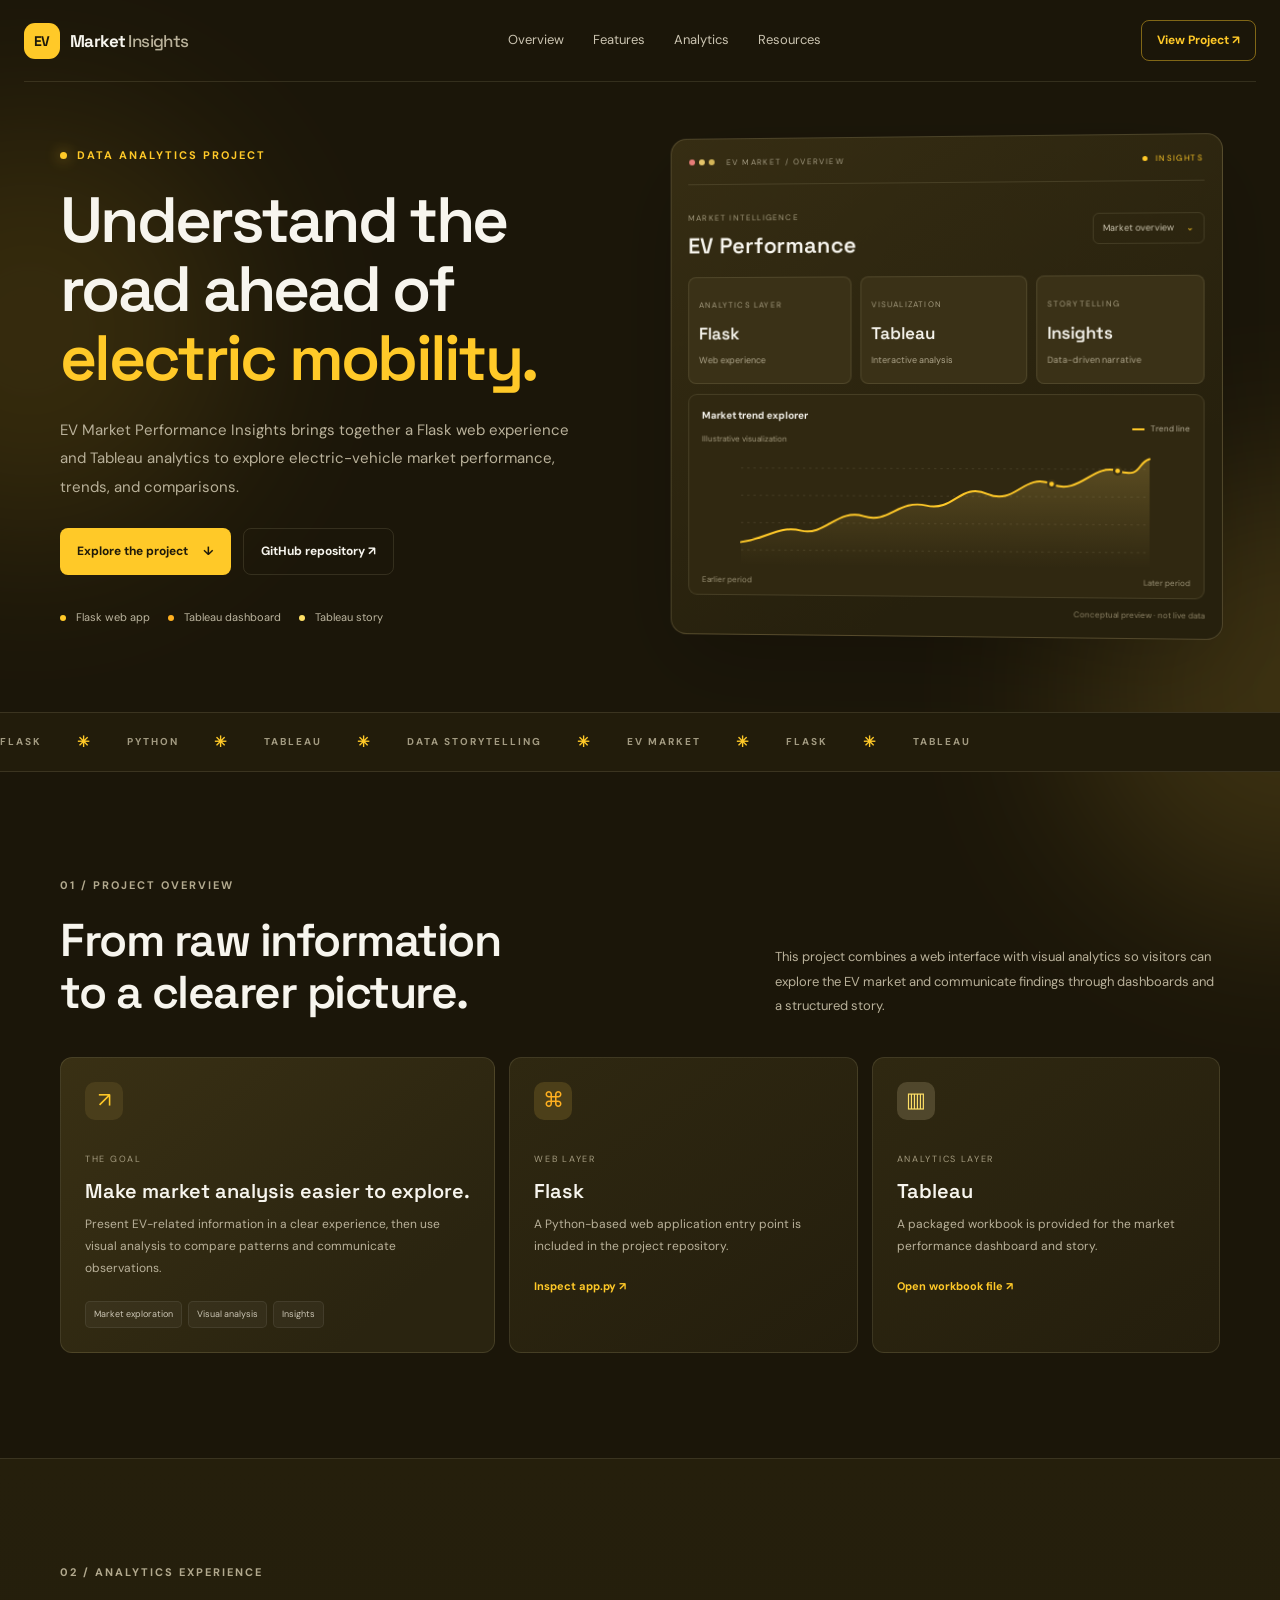
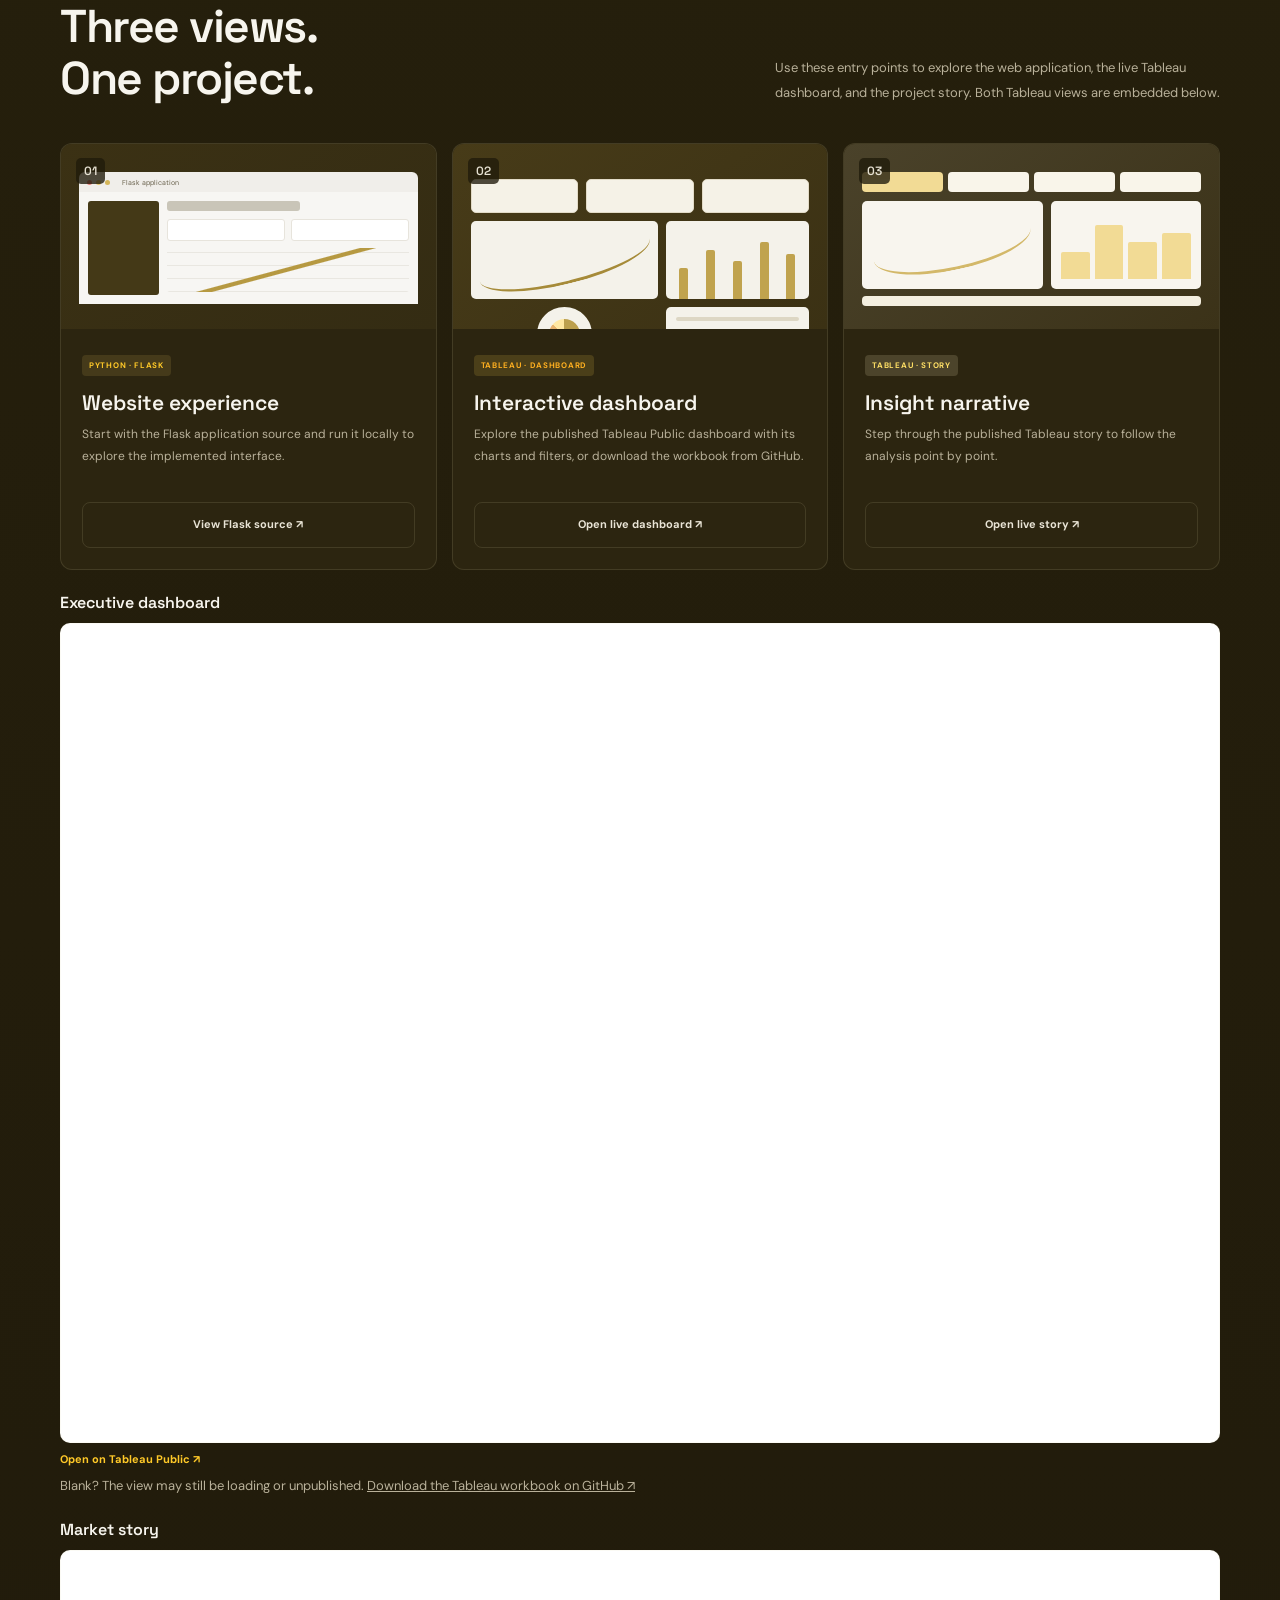
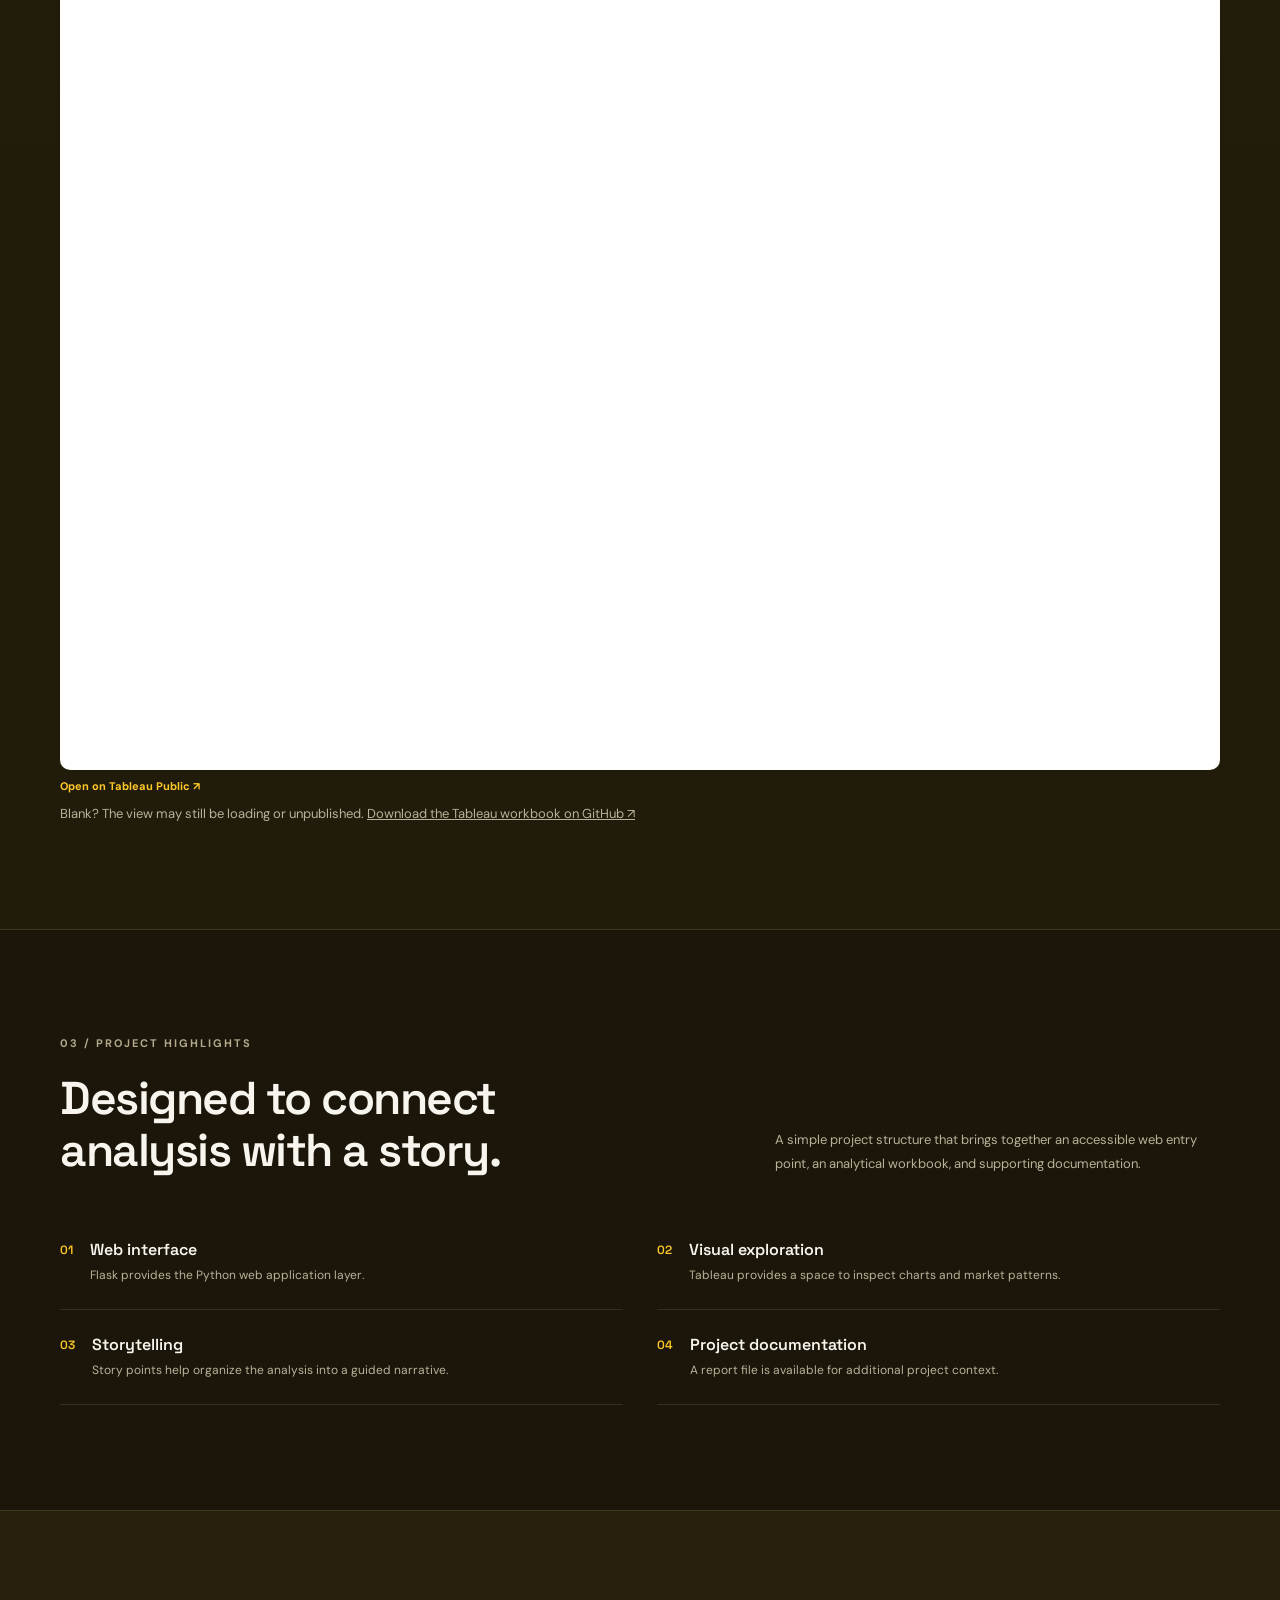
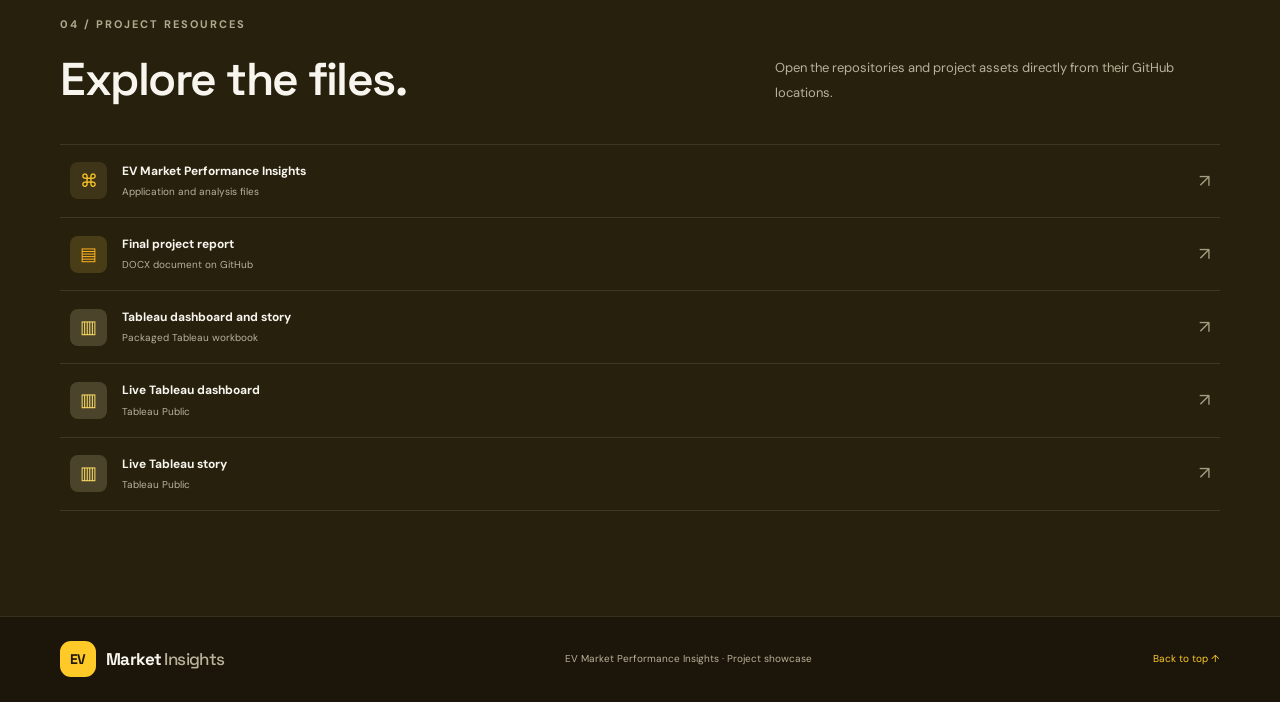
<file: index-6.html>
<!doctype html>
<html lang="en">
<head>
  <meta charset="utf-8">
  <meta name="viewport" content="width=device-width, initial-scale=1">
  <meta name="description" content="EV Market Performance Insights — an interactive project exploring electric vehicle market trends with Flask and Tableau.">
  <title>EV Market Insights | Project Showcase</title>
  <link rel="preconnect" href="https://fonts.googleapis.com">
  <link rel="preconnect" href="https://fonts.gstatic.com" crossorigin>
  <link href="https://fonts.googleapis.com/css2?family=DM+Sans:wght@400;500;600;700&family=Space+Grotesk:wght@500;600;700&display=swap" rel="stylesheet">
  <style>
/* EV Market Insights — responsive project showcase */
:root{--bg:#1b1609;--panel:#2b2410;--panel2:#342c14;--text:#f7f5ee;--muted:#b9b19a;--green:#ffc928;--blue:#ffb020;--purple:#ffe066;--line:rgba(225,212,170,.13);--font:'DM Sans',sans-serif;--display:'Space Grotesk',sans-serif}
*{box-sizing:border-box}html{scroll-behavior:smooth;scroll-padding-top:90px}body{margin:0;background:var(--bg);color:var(--text);font-family:var(--font);line-height:1.6;overflow-x:hidden}a{color:inherit;text-decoration:none}.ambient{position:absolute;pointer-events:none;filter:blur(90px);opacity:.14;border-radius:50%;z-index:-1}.ambient-one{width:420px;height:420px;background:#d9ac27;top:120px;left:-180px}.ambient-two{width:440px;height:440px;background:#ffd043;top:470px;right:-230px}.section-wrap{width:min(1160px,calc(100% - 48px));margin:0 auto}.site-header{height:82px;display:flex;align-items:center;justify-content:space-between;gap:28px;width:min(1240px,calc(100% - 48px));margin:auto;border-bottom:1px solid var(--line);position:relative;z-index:5}.brand{display:flex;align-items:center;gap:10px;font:700 17px var(--display);letter-spacing:-.6px;white-space:nowrap}.brand-mark{display:grid;place-items:center;width:36px;height:36px;border-radius:11px;background:var(--green);color:#1e190a;font-size:14px}.brand-light{color:var(--muted);font-weight:500;margin-left:3px}.site-header nav{display:flex;gap:29px;color:#cbc4b1;font-size:13px}.site-header nav a:hover,.site-footer a:hover{color:var(--green)}.nav-cta{font-size:12px;font-weight:700;border:1px solid rgba(255,201,40,.45);padding:10px 15px;border-radius:8px;color:var(--green)}.menu-toggle{display:none;background:none;color:var(--text);border:0;font-size:24px}.hero{min-height:610px;display:grid;grid-template-columns:1fr 1fr;align-items:center;gap:54px;padding-top:54px;padding-bottom:75px}.eyebrow,.section-kicker{font-size:11px;letter-spacing:2px;font-weight:700;color:var(--green)}.eyebrow{display:flex;align-items:center;gap:10px}.pulse-dot,.meta-dot{width:7px;height:7px;border-radius:50%;display:inline-block;background:var(--green);box-shadow:0 0 14px rgba(255,201,40,.65)}h1,h2,h3,p{margin-top:0}h1{font:600 clamp(42px,5vw,64px)/1.08 var(--display);letter-spacing:-2.7px;margin:22px 0}.hero h1 span{color:var(--green)}.hero-description{font-size:15px;line-height:1.9;color:var(--muted);max-width:510px}.hero-actions{display:flex;flex-wrap:wrap;gap:12px;margin-top:27px}.button{display:inline-flex;align-items:center;justify-content:center;gap:15px;padding:13px 17px;border-radius:8px;font-size:12px;font-weight:700;transition:transform .2s,border-color .2s}.button:hover{transform:translateY(-2px)}.button-primary{background:var(--green);color:#1f1a0a}.button-secondary{border:1px solid var(--line);color:var(--text)}.hero-meta{display:flex;gap:18px;flex-wrap:wrap;margin-top:34px;color:#bcb59f;font-size:11px}.meta-dot{width:6px;height:6px;margin-right:7px;box-shadow:none}.meta-dot.blue{background:var(--blue)}.meta-dot.purple{background:var(--purple)}.hero-visual{border:1px solid rgba(225,205,150,.2);border-radius:16px;background:linear-gradient(150deg,#362d13,#26200d 75%);padding:17px;box-shadow:0 30px 90px #00000033;transform:perspective(1200px) rotateY(-3deg)}.visual-topbar{display:flex;align-items:center;gap:12px;padding:0 1px 15px;border-bottom:1px solid var(--line);font-size:8px;letter-spacing:1.4px;color:#a49c83}.window-dots{display:flex;gap:4px}.window-dots i,.mock-browser-top i{width:6px;height:6px;border-radius:50%;background:#e87d78}.window-dots i:nth-child(2),.mock-browser-top i:nth-child(2){background:#e5c56a}.window-dots i:nth-child(3),.mock-browser-top i:nth-child(3){background:#d4b558}.live-label{margin-left:auto;color:var(--green);font-size:8px}.live-label b{display:inline-block;width:5px;height:5px;border-radius:50%;background:var(--green);margin-right:4px}.visual-heading{display:flex;justify-content:space-between;align-items:center;margin:18px 0}.visual-heading small,.metric-card span,.chart-title small{font-size:8px;letter-spacing:1.2px;color:#a49b7f}.visual-heading h2{font:600 22px var(--display);margin:4px 0 0}.year-pill{font-size:9px;color:#cec7b2;border:1px solid var(--line);padding:7px 9px;border-radius:6px}.year-pill span{margin-left:10px;color:var(--green)}.metric-grid{display:grid;grid-template-columns:repeat(3,1fr);gap:9px}.metric-card{padding:12px 10px;background:#3a3117;border:1px solid var(--line);border-radius:8px}.metric-card strong{display:block;font:600 17px var(--display);margin:7px 0 1px}.metric-card small{font-size:9px;color:#afa68c}.chart-card{background:#302811;border:1px solid var(--line);border-radius:9px;margin-top:10px;padding:13px 13px 8px}.chart-title{display:flex;align-items:center;justify-content:space-between}.chart-title strong{font-size:10px;display:block}.chart-title small{letter-spacing:0;font-size:8px}.chart-legend{font-size:8px;color:#bab29b}.chart-legend i{display:inline-block;width:12px;height:2px;background:var(--green);vertical-align:middle;margin-right:4px}.line-chart{width:100%;height:118px;overflow:visible}.chart-grid path{stroke:#4c4329;stroke-width:1;stroke-dasharray:3 5;fill:none}.chart-area{fill:url(#areaFill)}.chart-line{fill:none;stroke:var(--green);stroke-width:2.5;stroke-linecap:round}.line-chart circle{fill:var(--green);stroke:#3c3215;stroke-width:3}.chart-axis{display:flex;justify-content:space-between;color:#9c9377;font-size:8px}.visual-footnote{text-align:right;color:#8d8366;font-size:8px;margin-top:10px}.ticker{border-top:1px solid var(--line);border-bottom:1px solid var(--line);overflow:hidden;background:#221c0b}.ticker-inner{width:max-content;display:flex;align-items:center;gap:35px;padding:17px 0;animation:ticker 34s linear infinite;color:#a39b82;font-size:10px;letter-spacing:2px;font-weight:700}.ticker-inner b{color:var(--green);font-size:15px}@keyframes ticker{to{transform:translateX(-35%)}}.section{padding-top:105px;padding-bottom:105px}.section-kicker{color:#b2a98e}.section-heading-row{display:flex;align-items:flex-end;justify-content:space-between;gap:50px;margin:20px 0 38px}.section-heading-row h2{font:600 clamp(32px,4vw,46px)/1.13 var(--display);letter-spacing:-1.5px;margin:0}.section-heading-row p{max-width:445px;color:var(--muted);font-size:13px;line-height:1.9;margin:0}.overview-grid{display:grid;grid-template-columns:1.25fr 1fr 1fr;gap:14px}.overview-card{border:1px solid var(--line);border-radius:12px;background:linear-gradient(145deg,#2f2811,#241e0d);padding:24px;min-height:260px}.overview-main{background:linear-gradient(140deg,#393014,#2a2410 80%)}.card-icon{width:38px;height:38px;border-radius:10px;display:grid;place-items:center;background:#4a3e1b;color:var(--green);font-size:21px;margin-bottom:24px}.icon-blue{background:#4c3f19;color:var(--blue)}.icon-purple{background:#50472c;color:var(--purple)}.card-label{font-size:9px;letter-spacing:1.7px;color:#a49b7f}.overview-card h3{font:600 20px/1.25 var(--display);margin:10px 0}.overview-card p{color:var(--muted);font-size:12px;line-height:1.8}.mini-tags{display:flex;flex-wrap:wrap;gap:6px;margin-top:22px}.mini-tags span{font-size:9px;color:#cbc5b4;background:#ffffff0a;border:1px solid #ffffff13;padding:5px 8px;border-radius:5px}.text-link{display:inline-block;color:var(--green);font-size:11px;font-weight:700;margin-top:8px}.analytics-section{background:linear-gradient(180deg,#251f0c,#211b0b 80%);border-top:1px solid var(--line);border-bottom:1px solid var(--line)}.experience-grid{display:grid;grid-template-columns:repeat(3,1fr);gap:15px}.experience-card{position:relative;border:1px solid var(--line);border-radius:12px;overflow:hidden;background:#2c2510}.experience-number{position:absolute;top:14px;left:15px;z-index:2;font:600 12px var(--display);color:#e6e1d2;background:#201b0bc9;padding:5px 8px;border-radius:5px}.experience-illustration{height:185px;padding:28px 18px 15px;background:linear-gradient(135deg,#3c3318,#352c12);overflow:hidden}.browser-illustration{background:linear-gradient(140deg,#3b3114,#342c13)}.dashboard-illustration{background:linear-gradient(140deg,#473b18,#3b3114)}.story-illustration{background:linear-gradient(140deg,#4a422a,#3b3218)}.mock-browser-top{height:20px;background:#f0eeea;border-radius:6px 6px 0 0;display:flex;align-items:center;gap:4px;padding:0 8px}.mock-browser-top i{width:5px;height:5px}.mock-browser-top span{color:#68614c;font-size:7px;margin-left:8px}.mock-browser-content{display:flex;height:112px;background:#f7f6f3;padding:9px;gap:8px}.mock-side{width:22%;border-radius:3px;background:#443917}.mock-main{flex:1}.mock-title{height:10px;width:55%;background:#c9c5b8;border-radius:3px;margin-bottom:8px}.mock-row{display:flex;gap:6px}.mock-row i{height:22px;flex:1;background:#ffffff;border:1px solid #e7e4dc;border-radius:3px}.mock-chart{margin-top:7px;height:44px;background:linear-gradient(165deg,transparent 47%,#b69941 48%,#b69941 51%,transparent 52%),repeating-linear-gradient(0deg,#e9e7e1 0 1px,transparent 1px 13px);border-radius:3px}.mock-kpis{display:flex;gap:8px;margin-top:7px}.mock-kpis i{height:34px;flex:1;border-radius:5px;background:#f5f2e7;border:1px solid #e2dbc7}.mock-dash-grid{display:grid;grid-template-columns:1.3fr 1fr;gap:8px;margin-top:8px}.mock-line-chart,.mock-bars,.mock-donut,.mock-lines{height:78px;background:#f4f2ea;border-radius:5px;position:relative;overflow:hidden}.mock-line-chart:after{content:"";position:absolute;left:6px;right:6px;top:15px;height:45px;border-bottom:3px solid #a68b39;border-radius:50%;transform:rotate(-14deg)}.mock-bars{display:flex;align-items:flex-end;justify-content:space-around;padding:8px 5px 0}.mock-bars i{width:9px;background:#c0a34e;height:45%;border-radius:2px 2px 0 0}.mock-bars i:nth-child(2){height:70%}.mock-bars i:nth-child(3){height:55%}.mock-bars i:nth-child(4){height:82%}.mock-bars i:nth-child(5){height:64%}.mock-donut{height:55px;background:conic-gradient(#bca04e 0 38%,#e0c266 38% 68%,#e8b36d 68% 86%,#ffe8a2 86%);border:12px solid #f4f2ea;border-radius:50%;width:55px;margin:auto}.mock-lines{height:55px;display:flex;flex-direction:column;gap:8px;padding:10px}.mock-lines i{height:4px;background:#ddd7c4;border-radius:4px}.story-tabs{display:flex;gap:5px}.story-tabs i{height:20px;flex:1;border-radius:4px;background:#f9f5ea}.story-tabs i:first-child{background:#f2db95}.story-visuals{display:grid;grid-template-columns:1.2fr 1fr;gap:8px;margin-top:9px}.story-graph,.story-bars{height:88px;background:#f8f5ee;border-radius:5px;position:relative}.story-graph:after{content:"";position:absolute;left:10px;right:10px;top:18px;height:48px;border-bottom:3px solid #d3b869;border-radius:50%;transform:rotate(-12deg)}.story-bars{display:flex;align-items:flex-end;gap:5px;padding:10px}.story-bars i{flex:1;background:#f2db95;height:40%;border-radius:2px 2px 0 0}.story-bars i:nth-child(2){height:80%}.story-bars i:nth-child(3){height:55%}.story-bars i:nth-child(4){height:68%}.story-caption{height:10px;background:#f4efe0;border-radius:4px;margin-top:7px}.experience-content{padding:21px}.status-chip{display:inline-block;color:var(--green);background:#453a1a;border-radius:4px;padding:4px 7px;font-size:8px;letter-spacing:.7px;font-weight:700}.blue-chip{color:var(--blue);background:#4b3f19}.purple-chip{color:var(--purple);background:#4c442b}.experience-content h3{font:600 21px var(--display);margin:13px 0 8px}.experience-content p{font-size:12px;color:var(--muted);line-height:1.8;min-height:66px}.button-card{border:1px solid var(--line);width:100%;font-size:11px;color:#e9e4d6}.button-card:hover{border-color:var(--green)}.publish-note{display:flex;align-items:center;gap:14px;border:1px solid #483f24;background:#2c2510;border-radius:9px;padding:16px 18px;margin-top:20px}.note-icon{width:26px;height:26px;border-radius:50%;display:grid;place-items:center;border:1px solid #bfa24b;color:var(--green);font-weight:700;font-size:13px;flex-shrink:0}.publish-note div:nth-child(2){flex:1}.publish-note strong{font-size:12px}.publish-note p{font-size:11px;color:#bcb6a3;margin:3px 0 0}.publish-note>a{font-size:11px;font-weight:700;color:var(--green);white-space:nowrap}.embed-placeholder{margin-top:14px;border:1px dashed #5d5335;border-radius:10px;min-height:185px;display:flex;flex-direction:column;align-items:center;justify-content:center;text-align:center;padding:25px;background:#221c0b}.embed-symbol{font-size:27px;color:#a69a77}.embed-placeholder h3{font:600 16px var(--display);margin:8px 0}.embed-placeholder p{max-width:440px;font-size:11px;color:var(--muted);margin:0}.feature-grid{display:grid;grid-template-columns:1fr 1fr;gap:0 34px}.feature-item{display:flex;gap:17px;padding:24px 0;border-bottom:1px solid var(--line)}.feature-item>span{font:600 12px var(--display);color:var(--green);padding-top:3px}.feature-item h3{font:600 16px var(--display);margin:0 0 6px}.feature-item p{font-size:12px;color:var(--muted);margin:0}.resources-section{background:#26200d;border-top:1px solid var(--line)}.resource-list{border-top:1px solid var(--line)}.resource-row{display:flex;align-items:center;gap:15px;padding:17px 10px;border-bottom:1px solid var(--line);transition:background .2s}.resource-row:hover{background:#352d14}.resource-icon{width:37px;height:37px;display:grid;place-items:center;border-radius:8px;background:#3e3417;color:var(--green);font-size:18px;flex-shrink:0}.doc-icon{background:#493d18;color:var(--blue)}.tableau-icon{background:#4b432a;color:var(--purple)}.video-icon{background:#473521;color:#ffc27d}.resource-row>span:nth-child(2){flex:1}.resource-row strong,.resource-row small{display:block}.resource-row strong{font-size:12px}.resource-row small{font-size:10px;color:var(--muted);margin-top:3px}.resource-arrow{font-size:18px;color:#a59c81}.site-footer{border-top:1px solid var(--line)}.footer-inner{min-height:85px;display:flex;align-items:center;justify-content:space-between;gap:20px}.footer-inner p,.footer-inner>a:last-child{font-size:10px;color:var(--muted);margin:0}.footer-inner>a:last-child{color:var(--green)}
@media(max-width:900px){.hero{grid-template-columns:1fr;gap:38px;padding-top:65px}.hero-copy{max-width:700px}.hero-visual{max-width:620px;width:100%;margin:auto;transform:none}.overview-grid{grid-template-columns:1fr 1fr}.overview-main{grid-column:1/-1}.experience-grid{grid-template-columns:1fr 1fr}.experience-card:last-child{grid-column:1/-1}.section-heading-row{gap:25px}.site-header nav{gap:15px}.nav-cta{display:none}}
@media(max-width:620px){.section-wrap,.site-header{width:min(100% - 32px,1160px)}.site-header{height:70px}.menu-toggle{display:block;margin-left:auto}.site-header nav{display:none;position:absolute;top:69px;left:0;right:0;background:#2c2510;border:1px solid var(--line);border-radius:10px;padding:15px;flex-direction:column;gap:0}.site-header nav.open{display:flex}.site-header nav a{padding:10px}.hero{padding-top:48px;padding-bottom:55px;min-height:auto;gap:30px}h1{font-size:43px;letter-spacing:-1.8px}.hero-description{font-size:13px}.hero-meta{gap:12px}.hero-visual{padding:11px}.visual-heading h2{font-size:18px}.metric-card{padding:10px 7px}.metric-card strong{font-size:13px}.metric-card span{font-size:7px}.metric-card small{font-size:8px}.section{padding-top:72px;padding-bottom:72px}.section-heading-row{display:block}.section-heading-row h2{font-size:34px;margin-bottom:18px}.section-heading-row p{font-size:12px}.overview-grid,.experience-grid,.feature-grid{grid-template-columns:1fr}.overview-main,.experience-card:last-child{grid-column:auto}.overview-card{min-height:0}.experience-content p{min-height:0}.publish-note{align-items:flex-start;flex-wrap:wrap}.publish-note>a{margin-left:40px}.footer-inner{padding:20px 0;flex-wrap:wrap}.footer-inner p{order:3;width:100%}.resource-row{gap:10px}.resource-row strong{font-size:11px}.resource-row small{font-size:9px}.ticker-inner{gap:22px}.chart-axis{font-size:7px}}

.embed-block{margin-top:22px}.embed-block h3{font:600 16px var(--display);margin:0 0 10px}.tableau-frame{width:100%;height:820px;border:1px solid var(--line);border-radius:10px;background:#ffffff;display:block}.embed-link{display:inline-block;margin-top:8px;color:var(--green);font-size:11px;font-weight:700}
@media(max-width:620px){.tableau-frame{height:620px}}

</style>
</head>
<body>
  <div class="ambient ambient-one"></div>
  <div class="ambient ambient-two"></div>
  <header class="site-header">
    <a class="brand" href="#home" aria-label="EV Market Insights home">
      <span class="brand-mark">EV</span>
      <span>Market<span class="brand-light">Insights</span></span>
    </a>
    <button class="menu-toggle" id="menuToggle" aria-label="Toggle navigation" aria-expanded="false">☰</button>
    <nav id="mainNav">
      <a href="#overview">Overview</a>
      <a href="#features">Features</a>
      <a href="#analytics">Analytics</a>
      <a href="#resources">Resources</a>
    </nav>
    <a class="nav-cta" href="https://github.com/MahiPatidar8/EV-Market-" target="_blank" rel="noopener">View Project ↗</a>
  </header>

  <main>
    <section class="hero section-wrap" id="home">
      <div class="hero-copy">
        <div class="eyebrow"><span class="pulse-dot"></span> DATA ANALYTICS PROJECT</div>
        <h1>Understand the road ahead of <span>electric mobility.</span></h1>
        <p class="hero-description">EV Market Performance Insights brings together a Flask web experience and Tableau analytics to explore electric-vehicle market performance, trends, and comparisons.</p>
        <div class="hero-actions">
          <a class="button button-primary" href="#analytics">Explore the project <span>↓</span></a>
          <a class="button button-secondary" href="https://github.com/MahiPatidar8/EV-Market-" target="_blank" rel="noopener">GitHub repository ↗</a>
        </div>
        <div class="hero-meta">
          <div><span class="meta-dot green"></span> Flask web app</div>
          <div><span class="meta-dot blue"></span> Tableau dashboard</div>
          <div><span class="meta-dot purple"></span> Tableau story</div>
        </div>
      </div>
      <div class="hero-visual" aria-label="Illustrative EV analytics dashboard preview">
        <div class="visual-topbar">
          <div class="window-dots"><i></i><i></i><i></i></div>
          <span>EV MARKET / OVERVIEW</span>
          <span class="live-label"><b></b> INSIGHTS</span>
        </div>
        <div class="visual-heading">
          <div><small>MARKET INTELLIGENCE</small><h2>EV Performance</h2></div>
          <div class="year-pill">Market overview <span>⌄</span></div>
        </div>
        <div class="metric-grid">
          <div class="metric-card"><span>ANALYTICS LAYER</span><strong>Flask</strong><small>Web experience</small></div>
          <div class="metric-card"><span>VISUALIZATION</span><strong>Tableau</strong><small>Interactive analysis</small></div>
          <div class="metric-card"><span>STORYTELLING</span><strong>Insights</strong><small>Data-driven narrative</small></div>
        </div>
        <div class="chart-card">
          <div class="chart-title"><div><strong>Market trend explorer</strong><small>Illustrative visualization</small></div><span class="chart-legend"><i></i> Trend line</span></div>
          <svg class="line-chart" viewBox="0 0 520 150" role="img" aria-label="Decorative upward trend line">
            <defs><linearGradient id="areaFill" x1="0" x2="0" y1="0" y2="1"><stop offset="0%" stop-color="#e6c257" stop-opacity=".24"/><stop offset="100%" stop-color="#e6c257" stop-opacity="0"/></linearGradient></defs>
            <g class="chart-grid"><path d="M0 25H520M0 60H520M0 95H520M0 130H520"/></g>
            <path class="chart-area" d="M0 120 C35 115 48 98 78 105 S125 76 158 86 S202 64 238 72 S281 42 316 57 S362 29 397 44 S449 17 480 27 S504 16 520 12 L520 150 L0 150Z"/>
            <path class="chart-line" d="M0 120 C35 115 48 98 78 105 S125 76 158 86 S202 64 238 72 S281 42 316 57 S362 29 397 44 S449 17 480 27 S504 16 520 12"/>
            <circle cx="397" cy="44" r="4.5"/><circle cx="480" cy="27" r="4.5"/>
          </svg>
          <div class="chart-axis"><span>Earlier period</span><span>Later period</span></div>
        </div>
        <div class="visual-footnote">Conceptual preview · not live data</div>
      </div>
    </section>

    <section class="ticker" aria-label="Project technologies">
      <div class="ticker-inner"><span>FLASK</span><b>✳</b><span>PYTHON</span><b>✳</b><span>TABLEAU</span><b>✳</b><span>DATA STORYTELLING</span><b>✳</b><span>EV MARKET</span><b>✳</b><span>FLASK</span><b>✳</b><span>TABLEAU</span></div>
    </section>

    <section class="section-wrap section" id="overview">
      <div class="section-kicker">01 / PROJECT OVERVIEW</div>
      <div class="section-heading-row">
        <h2>From raw information<br>to a clearer picture.</h2>
        <p>This project combines a web interface with visual analytics so visitors can explore the EV market and communicate findings through dashboards and a structured story.</p>
      </div>
      <div class="overview-grid">
        <article class="overview-card overview-main">
          <div class="card-icon">↗</div><span class="card-label">THE GOAL</span>
          <h3>Make market analysis easier to explore.</h3>
          <p>Present EV-related information in a clear experience, then use visual analysis to compare patterns and communicate observations.</p>
          <div class="mini-tags"><span>Market exploration</span><span>Visual analysis</span><span>Insights</span></div>
        </article>
        <article class="overview-card">
          <div class="card-icon icon-blue">⌘</div><span class="card-label">WEB LAYER</span>
          <h3>Flask</h3>
          <p>A Python-based web application entry point is included in the project repository.</p>
          <a class="text-link" href="https://github.com/MahiPatidar8/EV-Market-/blob/main/app.py" target="_blank" rel="noopener">Inspect app.py ↗</a>
        </article>
        <article class="overview-card">
          <div class="card-icon icon-purple">▥</div><span class="card-label">ANALYTICS LAYER</span>
          <h3>Tableau</h3>
          <p>A packaged workbook is provided for the market performance dashboard and story.</p>
          <a class="text-link" href="https://github.com/MahiPatidar8/EV-Market-/blob/main/EV_Market_Performance_Market_Story.twbx" target="_blank" rel="noopener">Open workbook file ↗</a>
        </article>
      </div>
    </section>

    <section class="analytics-section" id="analytics">
      <div class="section-wrap section">
        <div class="section-kicker">02 / ANALYTICS EXPERIENCE</div>
        <div class="section-heading-row">
          <h2>Three views.<br>One project.</h2>
          <p>Use these entry points to explore the web application, the live Tableau dashboard, and the project story. Both Tableau views are embedded below.</p>
        </div>
        <div class="experience-grid">
          <article class="experience-card">
            <div class="experience-number">01</div>
            <div class="experience-illustration browser-illustration">
              <div class="mock-browser-top"><i></i><i></i><i></i><span>Flask application</span></div>
              <div class="mock-browser-content"><div class="mock-side"></div><div class="mock-main"><div class="mock-title"></div><div class="mock-row"><i></i><i></i></div><div class="mock-chart"></div></div></div>
            </div>
            <div class="experience-content"><span class="status-chip">PYTHON · FLASK</span><h3>Website experience</h3><p>Start with the Flask application source and run it locally to explore the implemented interface.</p><a class="button button-card" href="https://github.com/MahiPatidar8/EV-Market-/blob/main/app.py" target="_blank" rel="noopener">View Flask source ↗</a></div>
          </article>
          <article class="experience-card">
            <div class="experience-number">02</div>
            <div class="experience-illustration dashboard-illustration">
              <div class="mock-kpis"><i></i><i></i><i></i></div>
              <div class="mock-dash-grid"><div class="mock-line-chart"></div><div class="mock-bars"><i></i><i></i><i></i><i></i><i></i></div><div class="mock-donut"></div><div class="mock-lines"><i></i><i></i><i></i></div></div>
            </div>
            <div class="experience-content"><span class="status-chip blue-chip">TABLEAU · DASHBOARD</span><h3>Interactive dashboard</h3><p>Explore the published Tableau Public dashboard with its charts and filters, or download the workbook from GitHub.</p><a class="button button-card" href="https://public.tableau.com/app/profile/mahi.patidar/viz/EV_Market_Performance_Market_Story_2026-10-25_17935546350500/EVExecutiveDashboard?publish=yes" target="_blank" rel="noopener">Open live dashboard ↗</a></div>
          </article>
          <article class="experience-card">
            <div class="experience-number">03</div>
            <div class="experience-illustration story-illustration">
              <div class="story-tabs"><i></i><i></i><i></i><i></i></div><div class="story-visuals"><div class="story-graph"></div><div class="story-bars"><i></i><i></i><i></i><i></i></div></div><div class="story-caption"></div>
            </div>
            <div class="experience-content"><span class="status-chip purple-chip">TABLEAU · STORY</span><h3>Insight narrative</h3><p>Step through the published Tableau story to follow the analysis point by point.</p><a class="button button-card" href="https://public.tableau.com/app/profile/mahi.patidar/viz/Electric_vehicle_market_12-dark_17935545109530/SalesGeography?publish=yes" target="_blank" rel="noopener">Open live story ↗</a></div>
          </article>
        </div>
        <div class="embed-block">
          <h3>Executive dashboard</h3>
          <iframe class="tableau-frame" src="https://public.tableau.com/views/EV_Market_Performance_Market_Story_2026-10-25_17935546350500/EVExecutiveDashboard?:showVizHome=no&:embed=true" title="EV Market Performance executive dashboard" loading="lazy" allowfullscreen></iframe>
          <a class="embed-link" href="https://public.tableau.com/app/profile/mahi.patidar/viz/EV_Market_Performance_Market_Story_2026-10-25_17935546350500/EVExecutiveDashboard?publish=yes" target="_blank" rel="noopener">Open on Tableau Public ↗</a>
          <p class="embed-note" style="margin:6px 0 0;font-size:13px;color:var(--muted)">Blank? The view may still be loading or unpublished. <a href="https://github.com/MahiPatidar8/EV-Market-" target="_blank" rel="noopener" style="text-decoration:underline">Download the Tableau workbook on GitHub ↗</a></p>
        </div>
        <div class="embed-block">
          <h3>Market story</h3>
          <iframe class="tableau-frame" src="https://public.tableau.com/views/Electric_vehicle_market_12-dark_17935545109530/SalesGeography?:showVizHome=no&:embed=true" title="EV Market Performance story" loading="lazy" allowfullscreen></iframe>
          <a class="embed-link" href="https://public.tableau.com/app/profile/mahi.patidar/viz/Electric_vehicle_market_12-dark_17935545109530/SalesGeography?publish=yes" target="_blank" rel="noopener">Open on Tableau Public ↗</a>
          <p class="embed-note" style="margin:6px 0 0;font-size:13px;color:var(--muted)">Blank? The view may still be loading or unpublished. <a href="https://github.com/MahiPatidar8/EV-Market-" target="_blank" rel="noopener" style="text-decoration:underline">Download the Tableau workbook on GitHub ↗</a></p>
        </div>
      </div>
    </section>

    <section class="section-wrap section" id="features">
      <div class="section-kicker">03 / PROJECT HIGHLIGHTS</div>
      <div class="section-heading-row">
        <h2>Designed to connect<br>analysis with a story.</h2>
        <p>A simple project structure that brings together an accessible web entry point, an analytical workbook, and supporting documentation.</p>
      </div>
      <div class="feature-grid">
        <div class="feature-item"><span>01</span><div><h3>Web interface</h3><p>Flask provides the Python web application layer.</p></div></div>
        <div class="feature-item"><span>02</span><div><h3>Visual exploration</h3><p>Tableau provides a space to inspect charts and market patterns.</p></div></div>
        <div class="feature-item"><span>03</span><div><h3>Storytelling</h3><p>Story points help organize the analysis into a guided narrative.</p></div></div>
        <div class="feature-item"><span>04</span><div><h3>Project documentation</h3><p>A report file is available for additional project context.</p></div></div>
      </div>
    </section>

    <section class="resources-section" id="resources">
      <div class="section-wrap section">
        <div class="section-kicker">04 / PROJECT RESOURCES</div>
        <div class="section-heading-row">
          <h2>Explore the files.</h2>
          <p>Open the repositories and project assets directly from their GitHub locations.</p>
        </div>
        <div class="resource-list">
          <a class="resource-row" href="https://github.com/MahiPatidar8/EV-Market-" target="_blank" rel="noopener"><span class="resource-icon">⌘</span><span><strong>EV Market Performance Insights</strong><small>Application and analysis files</small></span><span class="resource-arrow">↗</span></a>
          <a class="resource-row" href="https://github.com/MahiPatidar8/EV-Market-/blob/main/EV_Market_Performance_Final_Report-3.docx" target="_blank" rel="noopener"><span class="resource-icon doc-icon">▤</span><span><strong>Final project report</strong><small>DOCX document on GitHub</small></span><span class="resource-arrow">↗</span></a>
          <a class="resource-row" href="https://github.com/MahiPatidar8/EV-Market-/blob/main/EV_Market_Performance_Market_Story.twbx" target="_blank" rel="noopener"><span class="resource-icon tableau-icon">▥</span><span><strong>Tableau dashboard and story</strong><small>Packaged Tableau workbook</small></span><span class="resource-arrow">↗</span></a>
          <a class="resource-row" href="https://public.tableau.com/app/profile/mahi.patidar/viz/EV_Market_Performance_Market_Story_2026-10-25_17935546350500/EVExecutiveDashboard?publish=yes" target="_blank" rel="noopener"><span class="resource-icon tableau-icon">▥</span><span><strong>Live Tableau dashboard</strong><small>Tableau Public</small></span><span class="resource-arrow">↗</span></a>
          <a class="resource-row" href="https://public.tableau.com/app/profile/mahi.patidar/viz/Electric_vehicle_market_12-dark_17935545109530/SalesGeography?publish=yes" target="_blank" rel="noopener"><span class="resource-icon tableau-icon">▥</span><span><strong>Live Tableau story</strong><small>Tableau Public</small></span><span class="resource-arrow">↗</span></a>
        </div>
      </div>
    </section>
  </main>

  <footer class="site-footer">
    <div class="section-wrap footer-inner">
      <a class="brand" href="#home"><span class="brand-mark">EV</span><span>Market<span class="brand-light">Insights</span></span></a>
      <p>EV Market Performance Insights · Project showcase</p>
      <a href="#home">Back to top ↑</a>
    </div>
  </footer>
  <script>
const menuToggle = document.getElementById('menuToggle');
const mainNav = document.getElementById('mainNav');

if (menuToggle && mainNav) {
  menuToggle.addEventListener('click', () => {
    const isOpen = mainNav.classList.toggle('open');
    menuToggle.setAttribute('aria-expanded', String(isOpen));
  });

  mainNav.querySelectorAll('a').forEach((link) => {
    link.addEventListener('click', () => {
      mainNav.classList.remove('open');
      menuToggle.setAttribute('aria-expanded', 'false');
    });
  });
}

</script>
</body>
</html>
</file>
